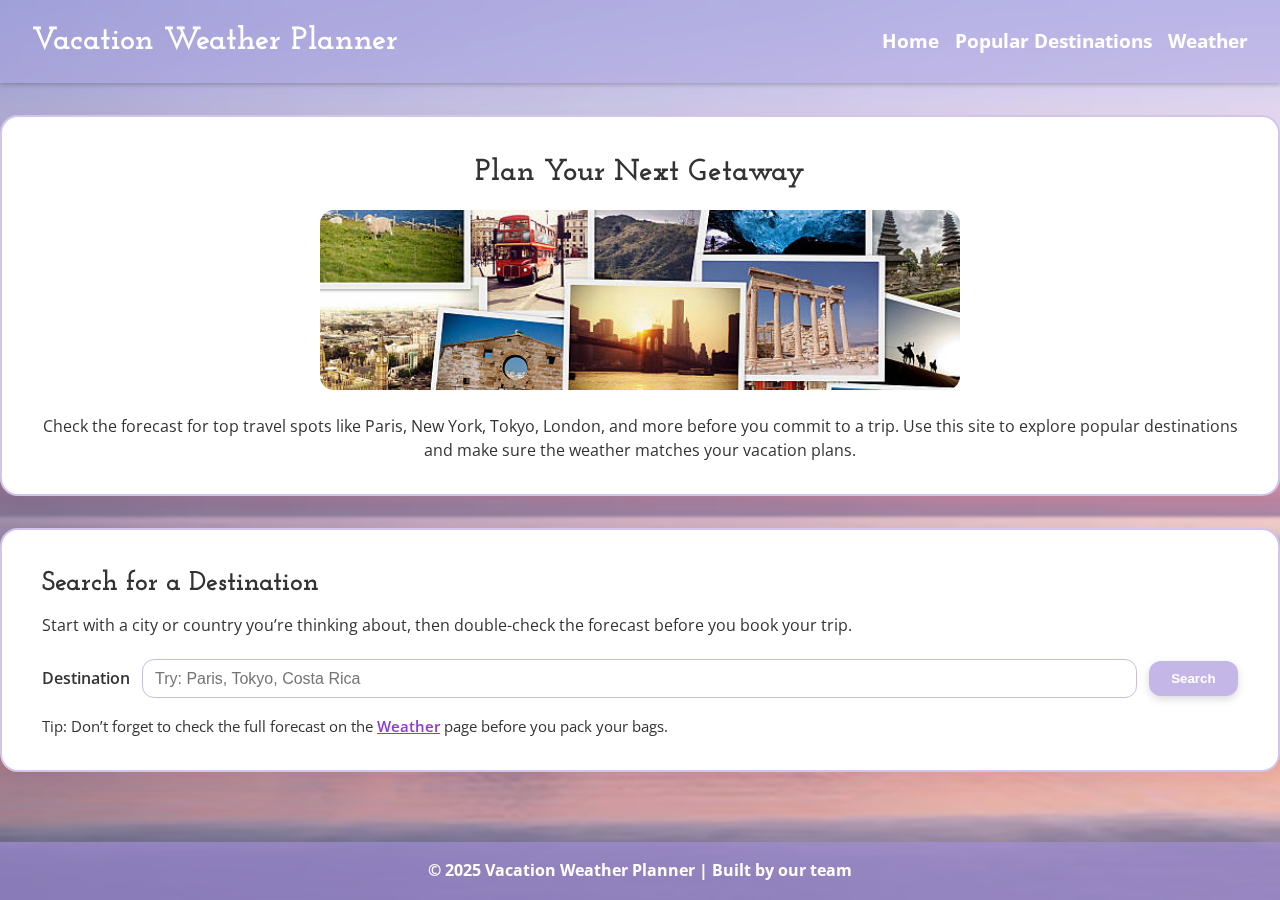
<file: index.html>
<!DOCTYPE html> 
<html lang="en">

<head>
  <meta charset="UTF-8" />
  <meta name="viewport" content="width=device-width, initial-scale=1.0" />
  <meta name="description" content="Plan your next trip with a quick look at the weather for popular vacation destinations." />
  <title>Vacation Weather Planner</title>
  <link rel="stylesheet" href="style.css" />
  <link href="https://fonts.googleapis.com/css2?family=Josefin+Slab&family=Open+Sans&display=swap" rel="stylesheet">
</head>

<body>
  <header class="header">
    <div class="header__container">
      <h1 class="header__title">Vacation Weather Planner</h1>
      <nav class="nav">
        <button class="nav__toggle" aria-label="Toggle Menu">☰</button>
        <ul class="nav__list">
          <li class="nav__item"><a class="nav__link" href="index.html">Home</a></li>
          <li class="nav__item"><a class="nav__link" href="popular.html">Popular Destinations</a></li>
          <li class="nav__item"><a class="nav__link" href="weather.html">Weather</a></li>
        </ul>
      </nav>
    </div>
  </header>

  <main class="main">

    <!-- HERO SECTION -->
    <section class="hero">
      <h2 class="hero__title">Plan Your Next Getaway</h2>
      <img src="images/destinationcollage.jpg" alt="Collage of popular travel destinations" class="hero__img">
      <p class="hero__text">
        Check the forecast for top travel spots like Paris, New York, Tokyo, London, and more before you commit to a trip.
        Use this site to explore popular destinations and make sure the weather matches your vacation plans.
      </p>
    </section>

    <!-- SEARCH SECTION -->
    <section class="home-search">
      <h2 class="home-search__title">Search for a Destination</h2>
      <p class="home-search__text">
        Start with a city or country you’re thinking about, then double-check the forecast before you book your trip.
      </p>

      <!-- FORM -->
      <form id="destination-search" class="home-search__form">
        <label class="home-search__label" for="search-input">Destination</label>
        <input
          id="search-input"
          class="home-search__input"
          type="text"
          name="destination"
          placeholder="Try: Paris, Tokyo, Costa Rica"
        />
        <button type="submit" class="home-search__button">Search</button>
      </form>

      <!-- IMAGE RESULT INSIDE WHITE BOX -->
      <h4 id="result-title" class="home-search__result-title"></h4>
      <div id="search-result" class="home-search__result"></div>
      <p id="search-error" class="home-search__error" aria-live="polite"></p>

      <p class="home-search__note">
        Tip: Don’t forget to check the full forecast on the 
        <a href="weather.html">Weather</a> page before you pack your bags.
      </p>
    </section>

  </main>

  <footer class="footer">
    <p class="footer__text">&copy; 2025 Vacation Weather Planner | Built by our team</p>
  </footer>

  <!-- JAVASCRIPT -->
  <script>
    // Nav menu toggle
    const toggleButton = document.querySelector('.nav__toggle');
    const navList = document.querySelector('.nav__list');
    if (toggleButton && navList) {
      toggleButton.addEventListener('click', () => {
        navList.classList.toggle('nav__list--active');
      });
    }

    // Unsplash API
    const UNSPLASH_ACCESS_KEY = "grlhFCXf2yuNuH0zRALAy7hwIh8K95wl3t-m-BRSy98";

    const searchForm = document.getElementById("destination-search");
    const searchInput = document.getElementById("search-input");
    const searchResult = document.getElementById("search-result");
    const searchError = document.getElementById("search-error");
    const resultTitle = document.getElementById("result-title");

    if (searchForm) {
      searchForm.addEventListener("submit", async (event) => {
        event.preventDefault();

        const destination = searchInput.value.trim();
        searchError.textContent = "";
        searchResult.innerHTML = "";
        resultTitle.textContent = "";

        if (!destination) {
          searchError.textContent = "Please enter a destination.";
          return;
        }

        const url = `https://api.unsplash.com/search/photos?query=${encodeURIComponent(
          destination
        )}&per_page=1&orientation=landscape&client_id=${UNSPLASH_ACCESS_KEY}`;

        try {
          const response = await fetch(url);
          const data = await response.json();

          if (!data.results || data.results.length === 0) {
            searchError.textContent = `No images found for "${destination}".`;
            return;
          }

          const photo = data.results[0];
          const img = document.createElement("img");
          img.src = photo.urls.regular;
          img.alt = photo.alt_description || destination;

          resultTitle.textContent = `Image Result for "${destination}"`;
          searchResult.appendChild(img);

          // Save to localStorage (required by project)
          localStorage.setItem("lastDestinationImage", photo.urls.small);

        } catch (error) {
          console.error(error);
          searchError.textContent = "Error loading image. Try again.";
        }
      });
    }
  </script>

</body>
</html>
</file>
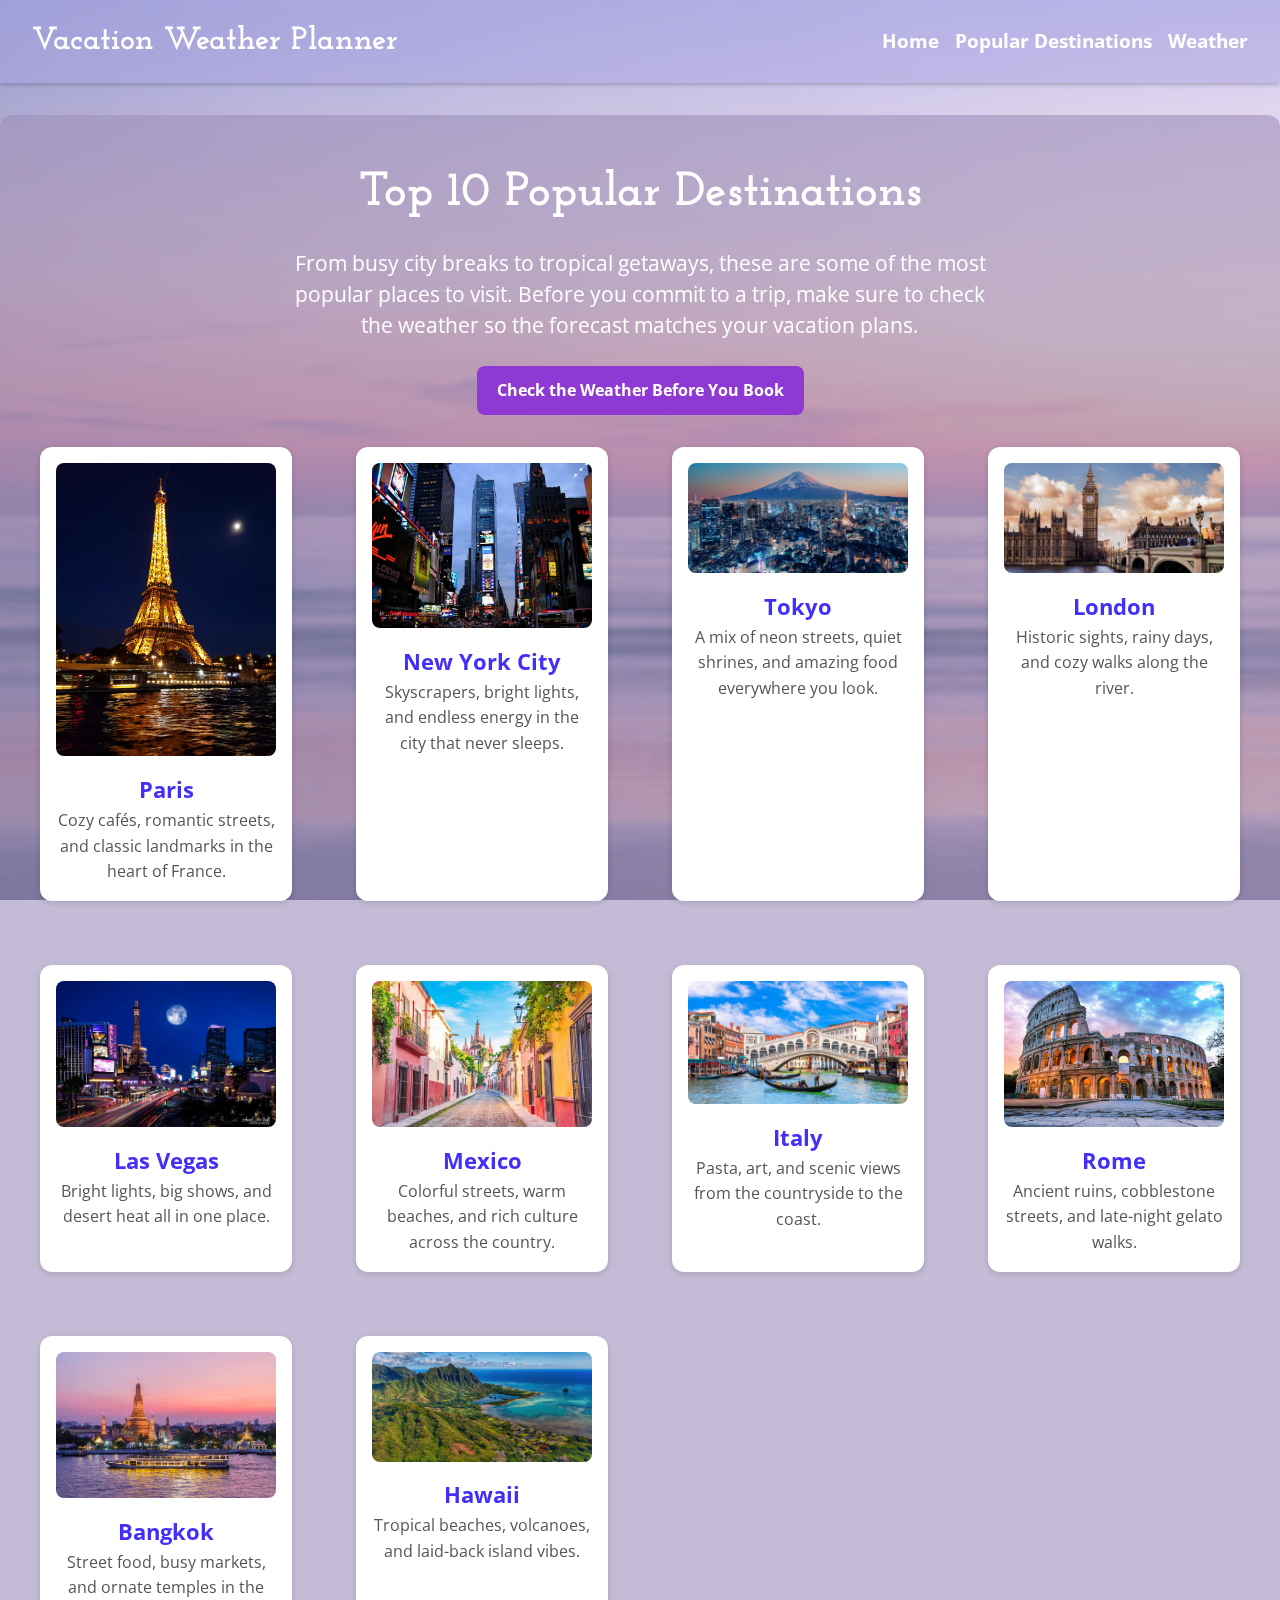
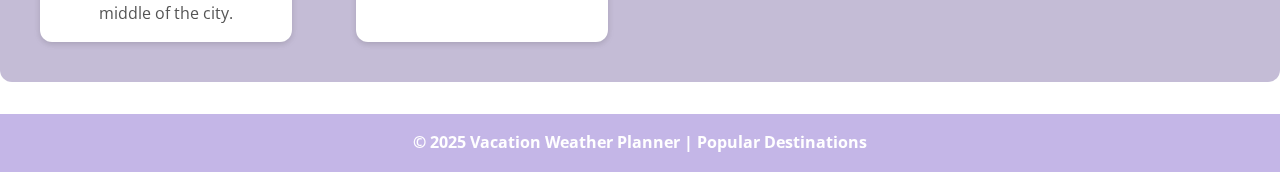
<file: popular.html>
<!DOCTYPE html>
<html lang="en">

<head>
  <meta charset="UTF-8" />
  <meta name="viewport" content="width=device-width, initial-scale=1.0" />
  <meta name="description" content="Browse popular vacation destinations and check the weather before you commit to a trip." />
  <title>Popular Destinations</title>
  <link rel="stylesheet" href="style.css" />
  <link href="https://fonts.googleapis.com/css2?family=Josefin+Slab&family=Open+Sans&display=swap" rel="stylesheet">
</head>

<body>
  <header class="header">
    <div class="header__container">
      <!-- You can change this title to match your weather project name if needed -->
      <h1 class="header__title">Vacation Weather Planner</h1>
      <nav class="nav">
       
        <ul class="nav__list">
          <!-- Update these links to match your real pages -->
          <li class="nav__item"><a class="nav__link" href="index.html">Home</a></li>
          <li class="nav__item"><a class="nav__link" href="popular.html">Popular Destinations</a></li>
          <li class="nav__item"><a class="nav__link" href="weather.html">Weather</a></li>
        </ul>
      </nav>
    </div>
  </header>

  <main class="main">
    <section class="destinations">
      <h2 class="destinations__title">Top 10 Popular Destinations</h2>
      <p class="destinations__blurb">
        From busy city breaks to tropical getaways, these are some of the most popular places to visit.
        Before you commit to a trip, make sure to check the weather so the forecast matches your vacation plans.
      </p>
      <a href="weather.html" class="destinations__cta">
         Check the Weather Before You Book
      </a>

      <div class="destinations__grid">

        <div class="destination-card">
          <img src="images/paris.jpg" alt="View of Paris with the Eiffel Tower" class="destination-card__img">
          <h3 class="destination-card__name">Paris</h3>
          <p class="destination-card__desc">Cozy cafés, romantic streets, and classic landmarks in the heart of France.</p>
        </div>

        <div class="destination-card">
          <img src="images/new-york.jpg" alt="Skyline of New York City" class="destination-card__img">
          <h3 class="destination-card__name">New York City</h3>
          <p class="destination-card__desc">Skyscrapers, bright lights, and endless energy in the city that never sleeps.</p>
        </div>

        <div class="destination-card">
          <img src="images/tokyo.jpg" alt="Tokyo city lights at night" class="destination-card__img">
          <h3 class="destination-card__name">Tokyo</h3>
          <p class="destination-card__desc">A mix of neon streets, quiet shrines, and amazing food everywhere you look.</p>
        </div>

        <div class="destination-card">
          <img src="images/london.jpg" alt="London skyline with Big Ben" class="destination-card__img">
          <h3 class="destination-card__name">London</h3>
          <p class="destination-card__desc">Historic sights, rainy days, and cozy walks along the river.</p>
        </div>

        <div class="destination-card">
          <img src="images/las-vegas.jpg" alt="Las Vegas strip at night" class="destination-card__img">
          <h3 class="destination-card__name">Las Vegas</h3>
          <p class="destination-card__desc">Bright lights, big shows, and desert heat all in one place.</p>
        </div>

        <div class="destination-card">
          <img src="images/mexico.jpg" alt="Beach in Mexico with blue water" class="destination-card__img">
          <h3 class="destination-card__name">Mexico</h3>
          <p class="destination-card__desc">Colorful streets, warm beaches, and rich culture across the country.</p>
        </div>

        <div class="destination-card">
          <img src="images/italy.jpg" alt="Coastal view in Italy" class="destination-card__img">
          <h3 class="destination-card__name">Italy</h3>
          <p class="destination-card__desc">Pasta, art, and scenic views from the countryside to the coast.</p>
        </div>

        <div class="destination-card">
          <img src="images/rome.jpg" alt="The Colosseum in Rome" class="destination-card__img">
          <h3 class="destination-card__name">Rome</h3>
          <p class="destination-card__desc">Ancient ruins, cobblestone streets, and late-night gelato walks.</p>
        </div>

        <div class="destination-card">
          <img src="images/bangkok.jpg" alt="City view of Bangkok at sunset" class="destination-card__img">
          <h3 class="destination-card__name">Bangkok</h3>
          <p class="destination-card__desc">Street food, busy markets, and ornate temples in the middle of the city.</p>
        </div>

        <div class="destination-card">
          <img src="images/hawaii.jpg" alt="Beach and palm trees in Hawaii" class="destination-card__img">
          <h3 class="destination-card__name">Hawaii</h3>
          <p class="destination-card__desc">Tropical beaches, volcanoes, and laid-back island vibes.</p>
        </div>

      </div>
    </section>
  </main>

  <footer class="footer">
    <p class="footer__text">&copy; 2025 Vacation Weather Planner | Popular Destinations</p>
  </footer>

  <script>
    const toggleButton = document.querySelector('.nav__toggle');
    const navList = document.querySelector('.nav__list');

    toggleButton.addEventListener('click', () => {
      navList.classList.toggle('nav__list--active');
    });
  </script>
</body>
</html>
</file>
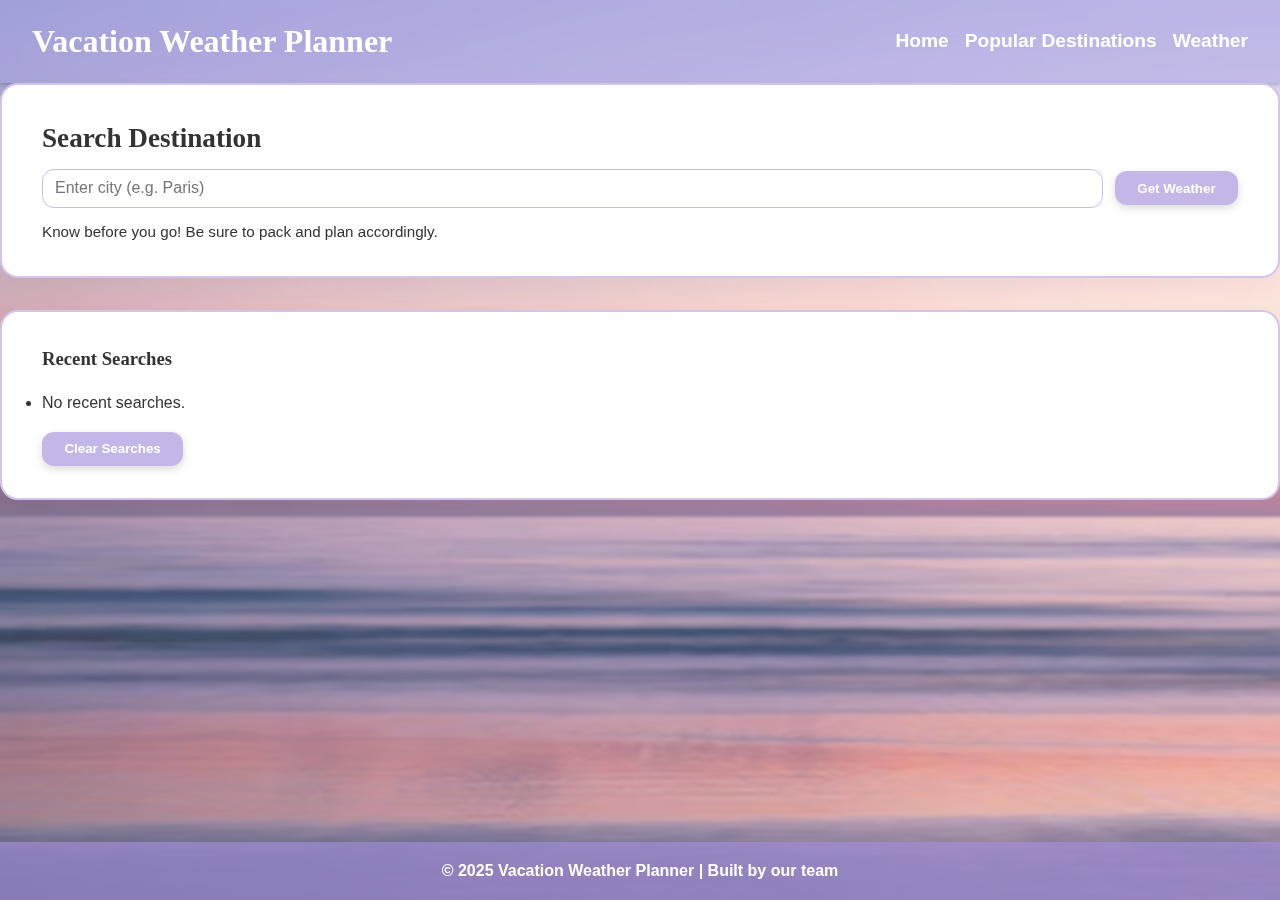
<file: weather.html>
<!DOCTYPE html>
<html lang="en">
<head>
  <meta charset="UTF-8" />
  <meta name="viewport" content="width=device-width, initial-scale=1" />
  <title>Weather</title>

  <link rel="stylesheet" href="style.css" />
</head>
<body>

  <header class="header">
    <div class="header__container">
      <h1 class="header__title">Vacation Weather Planner</h1>

      <button class="nav__toggle">Menu</button>
      <nav>
        <ul class="nav__list">
          <li><a class="nav__link" href="index.html">Home</a></li>
          <li><a class="nav__link" href="popular.html">Popular Destinations</a></li>
          <li><a class="nav__link" href="weather.html">Weather</a></li>
        </ul>
      </nav>
    </div>
  </header>

  <main class="main">
    <div class="app">

      <section class="home-search">
        <h2 class="home-search__title">Search Destination</h2>

        <form id="search-form" class="home-search__form">
          <input
            id="city-input"
            class="home-search__input"
            placeholder="Enter city (e.g. Paris)"
            required
          />
          <button type="submit" class="home-search__button">Get Weather</button>
        </form>

        <p id="status" class="home-search__note">
          Know before you go! Be sure to pack and plan accordingly.
        </p>

        <div id="result"></div>
      </section>

      <aside class="home-search">
        <h3 style="font-family: 'Josefin Slab', serif; margin-bottom: 1rem;">
          Recent Searches
        </h3>

        <ul id="recent" class="recent-list"></ul>

        <button id="clear-cache" class="home-search__button" style="margin-top: 1rem;">
          Clear Searches
        </button>
      </aside>

    </div>
  </main>

  <footer class="footer">
    <p class="footer__text">© 2025 Vacation Weather Planner | Built by our team</p>
  </footer>

  <script src="weather.js"></script>
</body>
</html>
</file>
<file: style.css>
/* ------------------ RESET ------------------ */
* {
  margin: 0;
  padding: 0;
  box-sizing: border-box;
}

/* ------------------ BODY + BACKGROUND IMAGE ------------------ */
body {
  background: url("images/vacation-bg.jpg") no-repeat center center fixed;
  background-size: cover;
  position: relative;
  display: flex;
  flex-direction: column;
  min-height: 100vh;

  font-family: 'Open Sans', sans-serif;
  line-height: 1.6;
  color: #333;
}

/* Soft overlay for readability */
body::before {
  content: "";
  position: fixed;
  inset: 0;
  background: rgba(255, 255, 255, 0.25);
  backdrop-filter: blur(1px);
  z-index: -1;
}

/* Main stretches so footer sticks to bottom */
.main {
  flex: 1;
}

/* ------------------ HEADER ------------------ */
.header {
  background-color: #aba2e079;
  padding: 1rem 2rem;
  box-shadow: 0 2px 4px rgba(0, 0, 0, 0.2);
}

.header__container {
  display: flex;
  justify-content: space-between;
  align-items: center;
  flex-wrap: wrap;
}

.header__title {
  font-family: 'Josefin Slab', serif;
  font-size: 2rem;
  color: #ffffff;
}

/* ------------------ NAVIGATION ------------------ */
.nav__list {
  display: flex;
  list-style: none;
  gap: 1rem;
  font-size: 1.2rem; /* smaller nav text */
}

.nav__link {
  text-decoration: none;
  color: #ffffff;
  font-weight: bold;
  transition: color 0.3s ease;
}

.nav__link:hover {
  color: #e63946;
}

/* Mobile nav toggle (hamburger button) */
.nav__toggle {
  display: none;
  background: none;
  border: none;
  color: #ffffff;
  font-size: 1rem;
  cursor: pointer;
  margin-right: 0.75rem;
}

/* Responsive nav */
@media (max-width: 768px) {
  .nav__list {
    display: none;
    flex-direction: column;
    background-color: #d6c9f5a8;
    width: 100%;
    padding: 1rem;
  }

  .nav__list.nav__list--active {
    display: flex;
  }

  .nav__toggle {
    display: block;
  }
}

/* ------------------ HOME PAGE CARD STYLES ------------------ */
.hero,
.home-search {
  background-color: #ffffff;
  border-radius: 18px;
  border: 2px solid #d2c4eb; /* light purple border */
  box-shadow: 0 10px 25px rgba(0, 0, 0, 0.04);
  padding: 2rem 2.5rem;
}

/* HERO SECTION */
.hero {
  text-align: center;
  margin: 2rem auto;
  max-width: 1500px;
}

.hero__img {
  display: block;
  width: 100%;
  max-width: 640px;
  height: 180px;
  margin: 0 auto 1.5rem;
  object-fit: cover;
  border-radius: 14px;
  background-color: #eae0f7; /* light lavender if image missing */
}

.hero__title {
  font-family: 'Josefin Slab', serif;
  font-size: 1.9rem;
  margin: 0 0 0.75rem;
}

.hero__text {
  margin: 0;
  line-height: 1.5;
}

/* SEARCH SECTION */
.home-search {
  margin: 0 auto 2rem;
  max-width: 1500px;
}

.home-search__title {
  font-family: 'Josefin Slab', serif;
  font-size: 1.7rem;
  margin: 0 0 0.5rem;
}

.home-search__text {
  margin: 0 0 1.25rem;
}

.home-search__form {
  display: flex;
  flex-wrap: wrap;
  gap: 0.75rem;
  align-items: center;
  margin-bottom: 0.75rem;
}

.home-search__label {
  font-weight: 600;
}

.home-search__input {
  flex: 1 1 200px;
  padding: 0.6rem 0.75rem;
  border-radius: 12px;
  border: 1px solid #c9bddf;
  font-size: 1rem;
}

.home-search__button {
  padding: 0.6rem 1.4rem;
  border-radius: 12px;
  border: none;
  background-color: #a690daa8;
  color: #fff;
  font-weight: 600;
  cursor: pointer;
  box-shadow: 0 3px 8px rgba(0, 0, 0, 0.15);
  transition: background 0.2s ease, transform 0.1s ease, box-shadow 0.1s ease;
}

.home-search__button:hover {
  background-color: #8e39d3; /* darker purple on hover */
  transform: translateY(-1px);
  box-shadow: 0 4px 10px rgba(0, 0, 0, 0.18);
}

.home-search__note {
  margin: 0;
  font-size: 0.95rem;
}

.home-search__note a {
  color: #8e39d3;
  font-weight: 600;
}

/* ------------------ NEW SEARCH RESULT INSIDE WHITE CARD ------------------ */
.home-search__result-title {
  margin-top: 1rem;
  font-family: "Josefin Slab", serif;
  font-size: 1.1rem;
  text-align: left;
}

.home-search__result {
  margin-top: 0.75rem;
  text-align: center;
}

.home-search__result img {
  width: 100%;
  max-width: 320px;
  border-radius: 12px;
  box-shadow: 0 4px 12px rgba(0, 0, 0, 0.15);
  display: block;
  margin: 0.5rem auto 0;
}

.home-search__error {
  margin-top: 0.5rem;
  font-size: 0.9rem;
  color: #e63946;
}

/* --- removed old #image-result to avoid duplicate styling --- */

/* ------------------ DESTINATIONS SECTION ------------------ */
.destinations {
  background-color: rgba(156, 143, 187, 0.6);
  padding: 2.5rem;
  text-align: center;
  border-radius: 12px;
  margin: 2rem auto;
  max-width: 1500px;
}

.destinations__title {
  font-size: 3rem;
  font-family: 'Josefin Slab', serif;
  color: #ffffff;
  margin-bottom: 1rem;
}

.destinations__blurb {
  max-width: 700px;
  margin: 0 auto 1.5rem;
  font-size: 1.3rem;
  color: #ffffff;
  line-height: 1.5;
}

/* CTA button */
.destinations__cta {
  display: inline-block;
  margin-bottom: 2rem;
  padding: 0.75rem 1.25rem;
  background-color: #8e39d3;
  color: #fff;
  text-decoration: none;
  font-weight: bold;
  border-radius: 8px;
  transition: background 0.2s ease;
}

.destinations__cta:hover {
  background-color: #6c1ea8;
}

/* Destination Grid */
.destinations__grid {
  display: grid;
  gap: 4rem;
  justify-content: center;
  grid-template-columns: repeat(auto-fit, minmax(220px, 1fr));
  max-width: 1400px;
  margin: 0 auto;
}

/* Cards */
.destination-card {
  background-color: #ffffff;
  border-radius: 12px;
  padding: 1rem;
  box-shadow: 0 2px 6px rgba(0, 0, 0, 0.15);
  transition: transform 0.3s ease;
  position: relative;
}

.destination-card:hover {
  transform: scale(1.05);
}

.destination-card__img {
  width: 100%;
  border-radius: 8px;
}

.destination-card__name {
  font-size: 1.4rem;
  color: #432ff7;
  margin-top: 0.5rem;
}

.destination-card__desc {
  font-size: 1rem;
  color: #555;
}

/* Heart button on cards */
.heart-btn {
  background: none;
  border: none;
  font-size: 1.8rem;
  cursor: pointer;
  color: #3b6bf7;
  position: absolute;
  top: 10px;
  right: 10px;
  transition: color 0.3s ease, transform 0.2s ease;
}

.heart-btn.favorited {
  color: red;
  transform: scale(1.1);
}

/* ------------------ FOOTER ------------------ */
.footer {
  background-color: #a690daa8;
  padding: 1rem 2rem;
  text-align: center;
}

.footer__text {
  color: #ffffff;
  font-weight: bold;
  font-size: 1rem;
}
</file>
